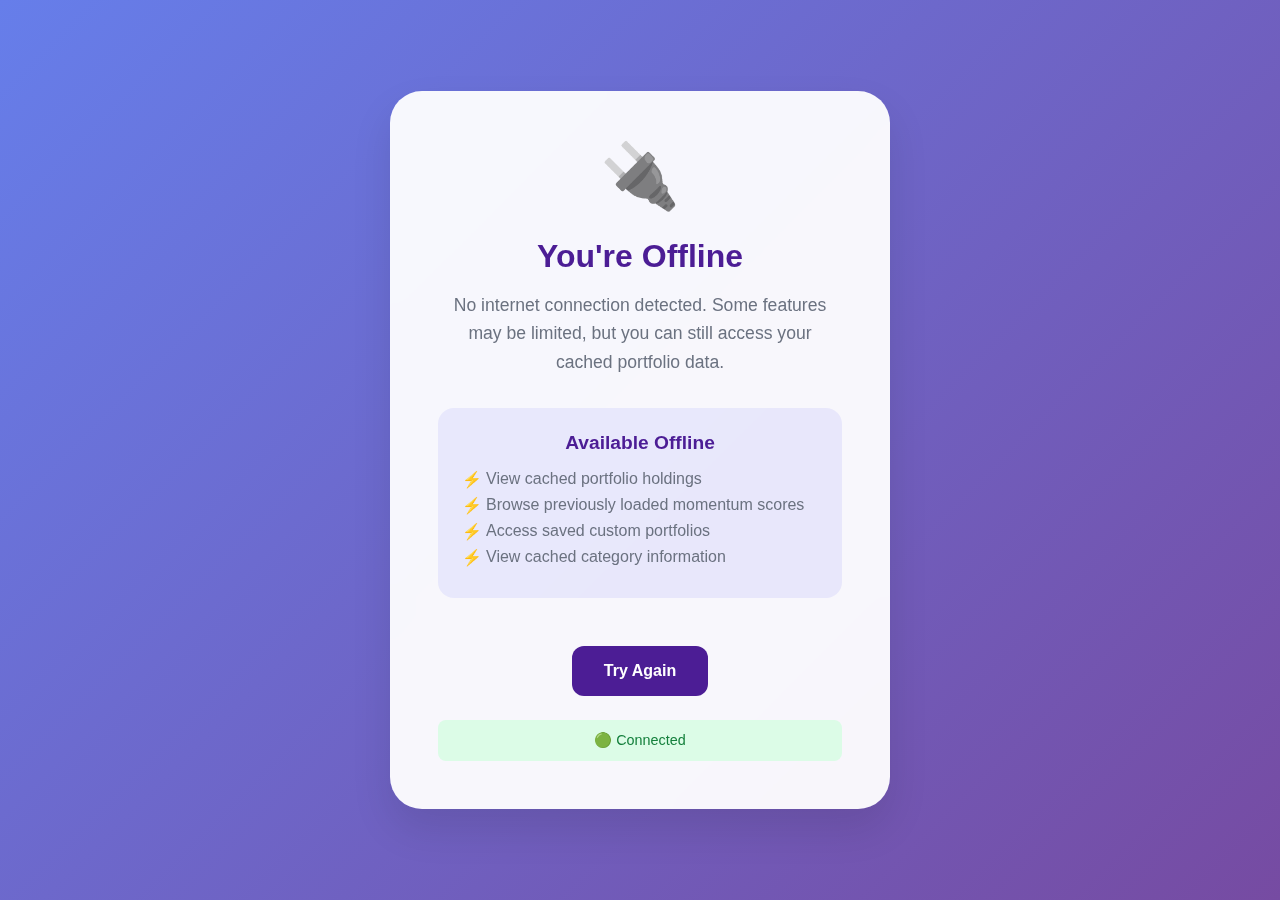
<file: frontend/offline.html>
<!DOCTYPE html>
<html lang="en">
<head>
    <meta charset="UTF-8">
    <meta name="viewport" content="width=device-width, initial-scale=1.0">
    <title>AlphaVelocity - Offline</title>
    <style>
        * {
            margin: 0;
            padding: 0;
            box-sizing: border-box;
        }

        body {
            font-family: 'Inter', -apple-system, BlinkMacSystemFont, sans-serif;
            background: linear-gradient(135deg, #667eea 0%, #764ba2 100%);
            color: #1f2937;
            min-height: 100vh;
            display: flex;
            align-items: center;
            justify-content: center;
            padding: 2rem;
        }

        .offline-container {
            background: rgba(255, 255, 255, 0.95);
            backdrop-filter: blur(10px);
            border-radius: 2rem;
            padding: 3rem;
            text-align: center;
            max-width: 500px;
            width: 100%;
            box-shadow: 0 20px 40px rgba(0, 0, 0, 0.1);
        }

        .offline-icon {
            font-size: 4rem;
            margin-bottom: 1.5rem;
            opacity: 0.8;
        }

        .offline-title {
            font-size: 2rem;
            font-weight: 700;
            color: #4c1d95;
            margin-bottom: 1rem;
        }

        .offline-message {
            font-size: 1.1rem;
            color: #6b7280;
            line-height: 1.6;
            margin-bottom: 2rem;
        }

        .offline-features {
            background: rgba(99, 102, 241, 0.1);
            border-radius: 1rem;
            padding: 1.5rem;
            margin-bottom: 2rem;
        }

        .offline-features h3 {
            color: #4c1d95;
            margin-bottom: 1rem;
            font-size: 1.2rem;
        }

        .offline-features ul {
            list-style: none;
            text-align: left;
        }

        .offline-features li {
            color: #6b7280;
            margin-bottom: 0.5rem;
            padding-left: 1.5rem;
            position: relative;
        }

        .offline-features li::before {
            content: "⚡";
            position: absolute;
            left: 0;
            color: #6366f1;
        }

        .retry-button {
            background: #4c1d95;
            color: white;
            border: none;
            padding: 1rem 2rem;
            border-radius: 0.75rem;
            font-size: 1rem;
            font-weight: 600;
            cursor: pointer;
            transition: all 0.2s ease;
            margin-top: 1rem;
        }

        .retry-button:hover {
            background: #5b21b6;
            transform: translateY(-2px);
        }

        .retry-button:active {
            transform: translateY(0);
        }

        .connection-status {
            margin-top: 1.5rem;
            padding: 0.75rem;
            border-radius: 0.5rem;
            font-size: 0.9rem;
            font-weight: 500;
        }

        .online {
            background: #dcfce7;
            color: #15803d;
        }

        .offline {
            background: #fef2f2;
            color: #dc2626;
        }

        @media (max-width: 480px) {
            .offline-container {
                padding: 2rem;
                margin: 1rem;
            }

            .offline-title {
                font-size: 1.5rem;
            }

            .offline-message {
                font-size: 1rem;
            }
        }

        @media (prefers-color-scheme: dark) {
            body {
                background: linear-gradient(135deg, #1f2937 0%, #111827 100%);
            }

            .offline-container {
                background: rgba(17, 24, 39, 0.95);
                color: #f9fafb;
            }

            .offline-message {
                color: #d1d5db;
            }

            .offline-features li {
                color: #d1d5db;
            }
        }
    </style>
</head>
<body>
    <div class="offline-container">
        <div class="offline-icon">🔌</div>

        <h1 class="offline-title">You're Offline</h1>

        <p class="offline-message">
            No internet connection detected. Some features may be limited, but you can still access your cached portfolio data.
        </p>

        <div class="offline-features">
            <h3>Available Offline</h3>
            <ul>
                <li>View cached portfolio holdings</li>
                <li>Browse previously loaded momentum scores</li>
                <li>Access saved custom portfolios</li>
                <li>View cached category information</li>
            </ul>
        </div>

        <button class="retry-button" onclick="retryConnection()">
            Try Again
        </button>

        <div id="connection-status" class="connection-status offline">
            ⚠️ Offline Mode
        </div>
    </div>

    <script>
        function retryConnection() {
            if (navigator.onLine) {
                window.location.href = '/';
            } else {
                showConnectionStatus('Still offline. Please check your connection.');
            }
        }

        function showConnectionStatus(message) {
            const status = document.getElementById('connection-status');
            status.textContent = message;
            status.className = 'connection-status ' + (navigator.onLine ? 'online' : 'offline');
        }

        // Monitor connection status
        window.addEventListener('online', () => {
            showConnectionStatus('🟢 Back online! Redirecting...');
            setTimeout(() => {
                window.location.href = '/';
            }, 1500);
        });

        window.addEventListener('offline', () => {
            showConnectionStatus('⚠️ Connection lost');
        });

        // Initial status check
        showConnectionStatus(navigator.onLine ? '🟢 Connected' : '⚠️ Offline Mode');
    </script>
</body>
</html>
</file>
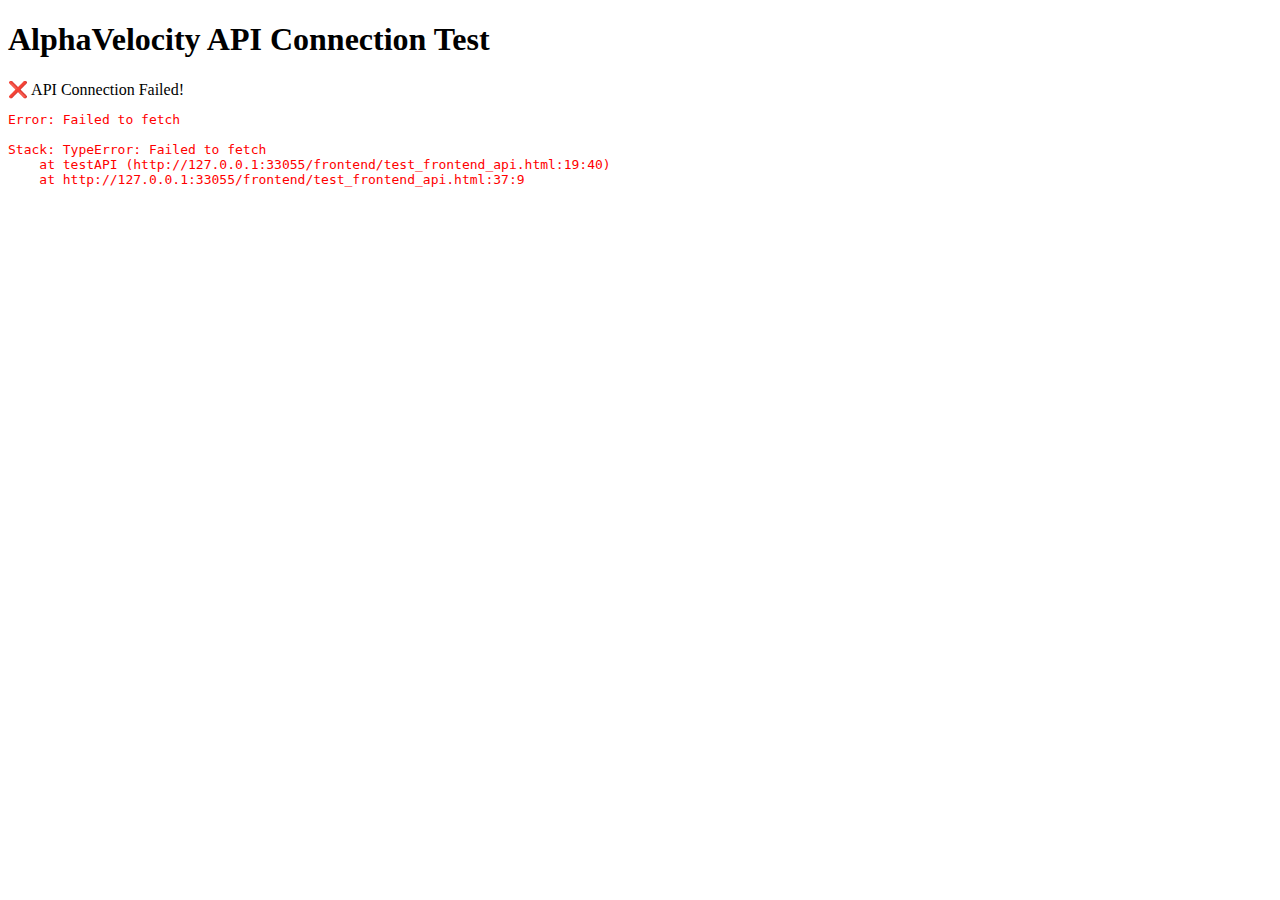
<file: frontend/test_frontend_api.html>
<!DOCTYPE html>
<html>
<head>
    <title>API Connection Test</title>
</head>
<body>
    <h1>AlphaVelocity API Connection Test</h1>
    <div id="status">Testing...</div>
    <div id="result"></div>

    <script>
        async function testAPI() {
            const statusDiv = document.getElementById('status');
            const resultDiv = document.getElementById('result');

            try {
                statusDiv.innerHTML = 'Testing API connection...';

                const response = await fetch('http://localhost:8000/');
                const data = await response.json();

                statusDiv.innerHTML = '✅ API Connection Successful!';
                resultDiv.innerHTML = `<pre>${JSON.stringify(data, null, 2)}</pre>`;

                // Test portfolio endpoint
                const portfolioResponse = await fetch('http://localhost:8000/portfolio/analysis');
                const portfolioData = await portfolioResponse.json();

                resultDiv.innerHTML += `<h3>Portfolio Data:</h3><pre>${JSON.stringify(portfolioData, null, 2)}</pre>`;

            } catch (error) {
                statusDiv.innerHTML = '❌ API Connection Failed!';
                resultDiv.innerHTML = `<pre style="color: red;">Error: ${error.message}\n\nStack: ${error.stack}</pre>`;
            }
        }

        testAPI();
    </script>
</body>
</html>
</file>
